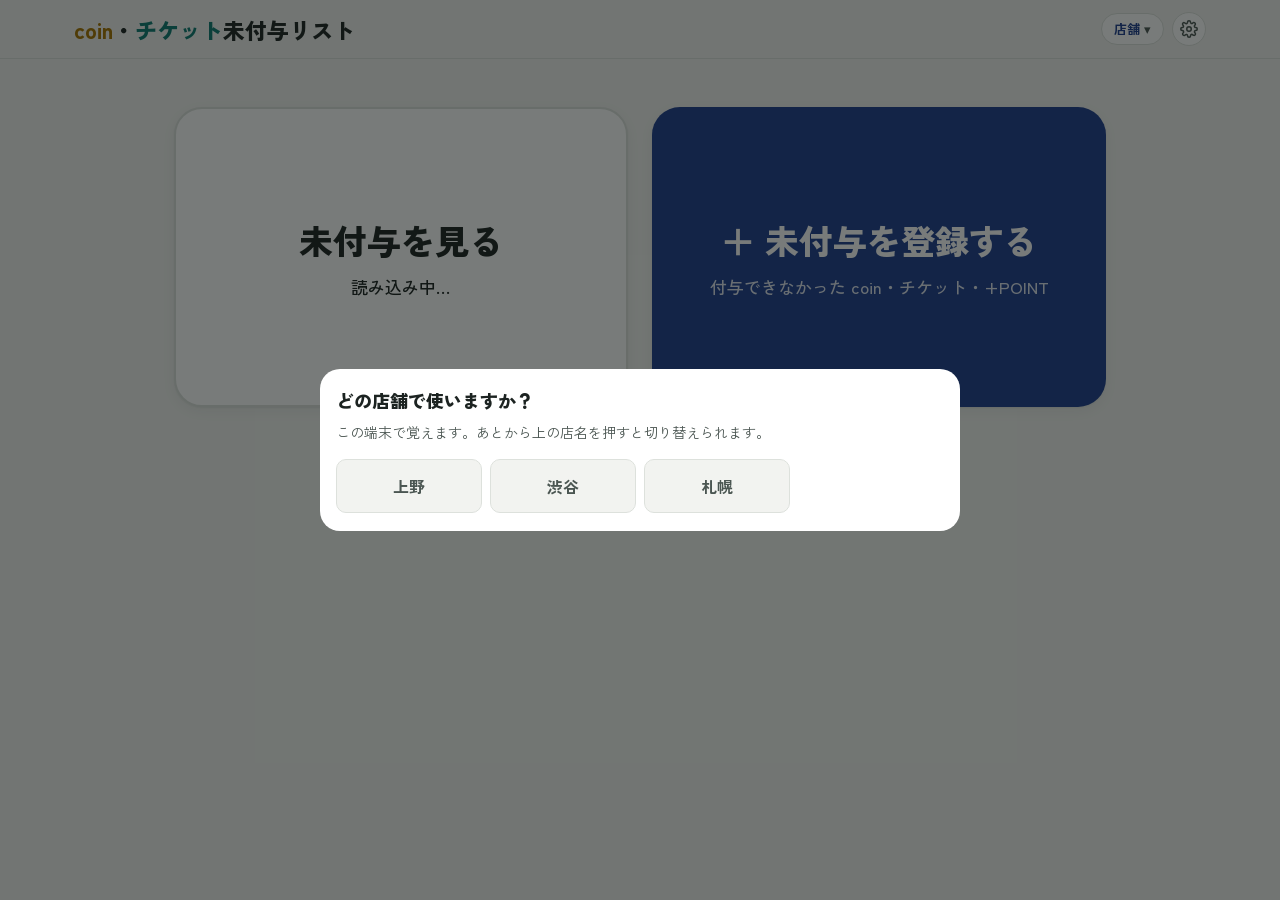
<file: index.html>
<!DOCTYPE html>
<html lang="ja">
<head>
<meta charset="utf-8">
<meta name="viewport" content="width=device-width, initial-scale=1, viewport-fit=cover">
<title>未付与リスト</title>
<link rel="manifest" href="manifest.webmanifest">
<link rel="icon" href="icon.svg" type="image/svg+xml">
<link rel="apple-touch-icon" id="appleIcon" href="icon.svg">
<meta name="theme-color" content="#f2f3f0">
<meta name="apple-mobile-web-app-capable" content="yes">
<meta name="mobile-web-app-capable" content="yes">
<meta name="apple-mobile-web-app-title" content="未付与リスト">
<meta name="apple-mobile-web-app-status-bar-style" content="default">
<link rel="preconnect" href="https://fonts.googleapis.com">
<link rel="stylesheet" href="https://fonts.googleapis.com/css2?family=Zen+Kaku+Gothic+New:wght@400;500;700;900&family=JetBrains+Mono:wght@500;700&display=swap">
<link rel="stylesheet" href="style.css?v=20261121b">
</head>
<body data-view="home">

<header class="top">
  <div class="wrap">
    <div class="titlerow">
      <button class="chip-btn back-btn" id="backBtn" type="button">‹ ホーム</button>
      <h1><span class="c">coin</span>・<span class="t">チケット</span>未付与リスト</h1>
      <button class="chip-btn store-btn" id="storeBtn" type="button"><b id="storeName">店舗</b> ▾</button>
      <button class="icon-btn" id="staffBtn" type="button" aria-label="設定（スタッフ・チケット）" title="設定（スタッフ・チケット）">
        <svg width="18" height="18" viewBox="0 0 24 24" fill="none" stroke="currentColor" stroke-width="2" stroke-linecap="round" stroke-linejoin="round" aria-hidden="true"><circle cx="12" cy="12" r="3"/><path d="M19.4 15a1.7 1.7 0 0 0 .3 1.8l.1.1a2 2 0 1 1-2.8 2.8l-.1-.1a1.7 1.7 0 0 0-1.8-.3 1.7 1.7 0 0 0-1 1.5V21a2 2 0 1 1-4 0v-.1a1.7 1.7 0 0 0-1.1-1.5 1.7 1.7 0 0 0-1.8.3l-.1.1a2 2 0 1 1-2.8-2.8l.1-.1a1.7 1.7 0 0 0 .3-1.8 1.7 1.7 0 0 0-1.5-1H3a2 2 0 1 1 0-4h.1a1.7 1.7 0 0 0 1.5-1.1 1.7 1.7 0 0 0-.3-1.8l-.1-.1a2 2 0 1 1 2.8-2.8l.1.1a1.7 1.7 0 0 0 1.8.3H9a1.7 1.7 0 0 0 1-1.5V3a2 2 0 1 1 4 0v.1a1.7 1.7 0 0 0 1 1.5 1.7 1.7 0 0 0 1.8-.3l.1-.1a2 2 0 1 1 2.8 2.8l-.1.1a1.7 1.7 0 0 0-.3 1.8V9a1.7 1.7 0 0 0 1.5 1H21a2 2 0 1 1 0 4h-.1a1.7 1.7 0 0 0-1.5 1z"/></svg>
      </button>
    </div>
    <div class="demo" id="demoNote" hidden>お試しモードです。「例）」の付いた記録はサンプルで、データはこの端末の中だけに保存されます。</div>
    <div class="tabs" role="tablist">
      <button class="tab" role="tab" data-tab="pending" aria-selected="true" type="button">未付与 <span class="n" id="nPending">0</span></button>
      <button class="tab" role="tab" data-tab="done" aria-selected="false" type="button">付与済み <span class="n" id="nDone">0</span></button>
      <button class="tab" role="tab" data-tab="canceled" aria-selected="false" type="button">取消 <span class="n" id="nCanceled">0</span></button>
    </div>
    <div class="searchrow"><input class="search" id="search" type="search" placeholder="名前・Game ID で探す" autocomplete="off"></div>
    <div class="filters" id="filterKind" role="group" aria-label="種類で絞り込む"></div>
    <div class="filters sub" id="filterItem" role="group" aria-label="チケットの種類で絞り込む" hidden></div>
  </div>
</header>

<section class="home" id="home">
  <div class="wrap">
    <button class="bigbtn view" id="goList" type="button">
      <span class="bt">未付与を見る</span>
      <span class="bs" id="homeCount">読み込み中…</span>
    </button>
    <button class="bigbtn add" id="goAdd" type="button">
      <span class="bt">＋ 未付与を登録する</span>
      <span class="bs">付与できなかった coin・チケット・+POINT</span>
    </button>
  </div>
</section>

<main>
  <div class="wrap" id="list">
    <div class="skeleton"></div><div class="skeleton"></div><div class="skeleton"></div>
  </div>
</main>


<div class="overlay" id="overlay" hidden>
  <div class="sheet" id="sheet" role="dialog" aria-modal="true" aria-labelledby="sheetTitle"></div>
</div>
<div class="toast" id="toast" hidden><span id="toastMsg"></span><button id="toastUndo" type="button" hidden>取り消す</button></div>
<div class="busy" id="busy" hidden></div>

<script>
// 記録の読み書き先（Google 側の窓口の URL）
window.API_URL = "https://script.google.com/macros/s/AKfycbxmLf0ep465r9AcBI7JuVUCSiwfFHDWIdNcWLGYKo9jBB0qB1jBRTD7XhkAb71JK5PIow/exec";
// iPhone のホーム画面用アイコン（icon.svg から PNG を作る）
(function () { try { var img = new Image(); img.onload = function () { var c = document.createElement("canvas"); c.width = c.height = 180; c.getContext("2d").drawImage(img, 0, 0, 180, 180); document.getElementById("appleIcon").href = c.toDataURL("image/png"); }; img.src = "icon.svg"; } catch (e) {} })();
if ("serviceWorker" in navigator) { window.addEventListener("load", function () { navigator.serviceWorker.register("sw.js").catch(function () {}); }); }
</script>
<script src="app.js?v=20261121b"></script>
</body>
</html>
</file>
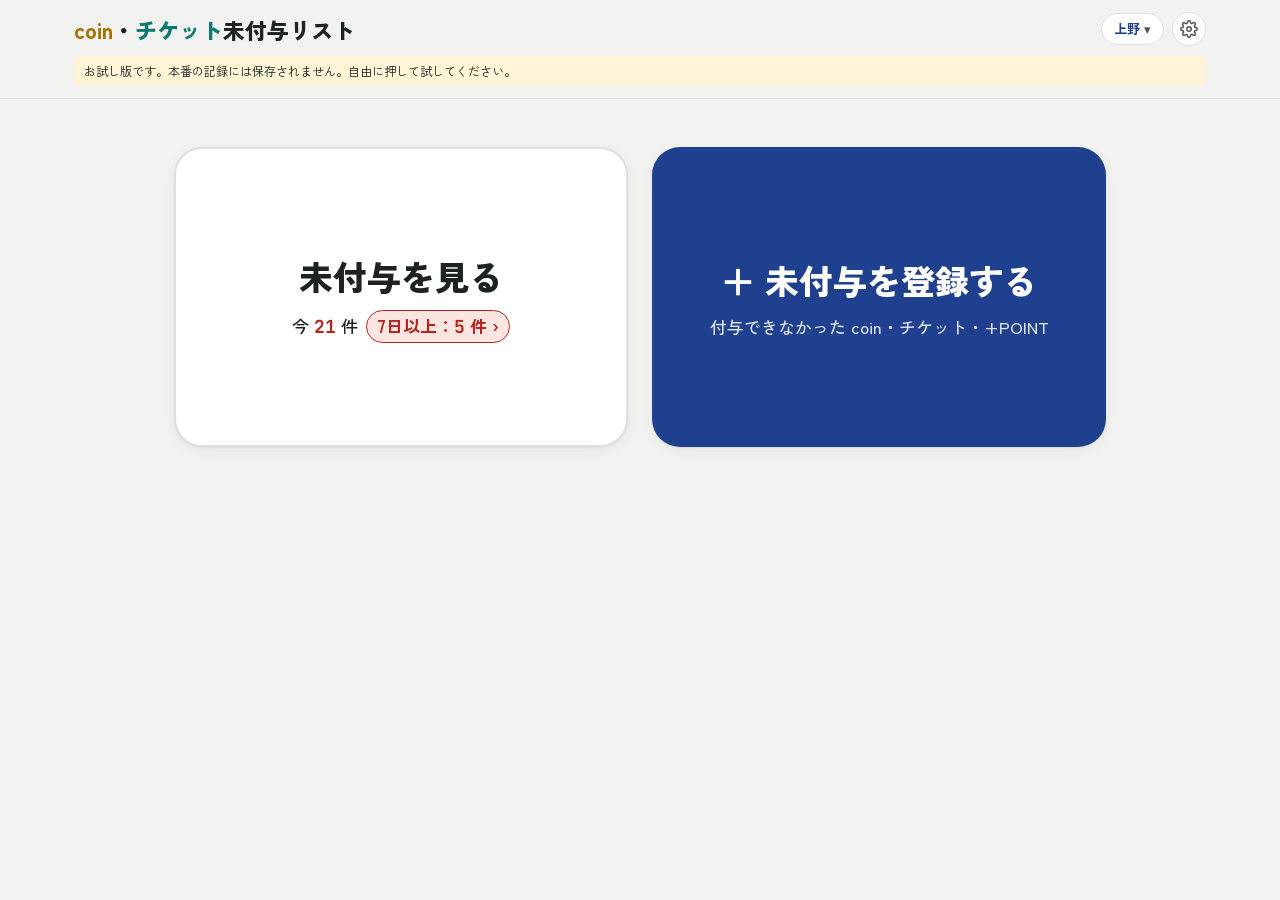
<file: try.html>
<!DOCTYPE html>
<html lang="ja">
<head>
<meta charset="utf-8">
<meta name="viewport" content="width=device-width, initial-scale=1, viewport-fit=cover">
<title>未付与リスト（お試し）</title>
<link rel="icon" href="icon.svg" type="image/svg+xml">
<link rel="apple-touch-icon" id="appleIcon" href="icon.svg">
<meta name="theme-color" content="#f2f3f0">
<meta name="apple-mobile-web-app-capable" content="yes">
<meta name="mobile-web-app-capable" content="yes">
<meta name="apple-mobile-web-app-title" content="未付与リスト">
<meta name="apple-mobile-web-app-status-bar-style" content="default">
<link rel="preconnect" href="https://fonts.googleapis.com">
<link rel="stylesheet" href="https://fonts.googleapis.com/css2?family=Zen+Kaku+Gothic+New:wght@400;500;700;900&family=JetBrains+Mono:wght@500;700&display=swap">
<link rel="stylesheet" href="style.css?v=20261121b">
</head>
<body data-view="home">

<header class="top">
  <div class="wrap">
    <div class="titlerow">
      <button class="chip-btn back-btn" id="backBtn" type="button">‹ ホーム</button>
      <h1><span class="c">coin</span>・<span class="t">チケット</span>未付与リスト</h1>
      <button class="chip-btn store-btn" id="storeBtn" type="button"><b id="storeName">店舗</b> ▾</button>
      <button class="icon-btn" id="staffBtn" type="button" aria-label="設定（スタッフ・チケット）" title="設定（スタッフ・チケット）">
        <svg width="18" height="18" viewBox="0 0 24 24" fill="none" stroke="currentColor" stroke-width="2" stroke-linecap="round" stroke-linejoin="round" aria-hidden="true"><circle cx="12" cy="12" r="3"/><path d="M19.4 15a1.7 1.7 0 0 0 .3 1.8l.1.1a2 2 0 1 1-2.8 2.8l-.1-.1a1.7 1.7 0 0 0-1.8-.3 1.7 1.7 0 0 0-1 1.5V21a2 2 0 1 1-4 0v-.1a1.7 1.7 0 0 0-1.1-1.5 1.7 1.7 0 0 0-1.8.3l-.1.1a2 2 0 1 1-2.8-2.8l.1-.1a1.7 1.7 0 0 0 .3-1.8 1.7 1.7 0 0 0-1.5-1H3a2 2 0 1 1 0-4h.1a1.7 1.7 0 0 0 1.5-1.1 1.7 1.7 0 0 0-.3-1.8l-.1-.1a2 2 0 1 1 2.8-2.8l.1.1a1.7 1.7 0 0 0 1.8.3H9a1.7 1.7 0 0 0 1-1.5V3a2 2 0 1 1 4 0v.1a1.7 1.7 0 0 0 1 1.5 1.7 1.7 0 0 0 1.8-.3l.1-.1a2 2 0 1 1 2.8 2.8l-.1.1a1.7 1.7 0 0 0-.3 1.8V9a1.7 1.7 0 0 0 1.5 1H21a2 2 0 1 1 0 4h-.1a1.7 1.7 0 0 0-1.5 1z"/></svg>
      </button>
    </div>
    <div class="demo" id="demoNote" hidden>お試し版です。本番の記録には保存されません。自由に押して試してください。</div>
    <div class="tabs" role="tablist">
      <button class="tab" role="tab" data-tab="pending" aria-selected="true" type="button">未付与 <span class="n" id="nPending">0</span></button>
      <button class="tab" role="tab" data-tab="done" aria-selected="false" type="button">付与済み <span class="n" id="nDone">0</span></button>
      <button class="tab" role="tab" data-tab="canceled" aria-selected="false" type="button">取消 <span class="n" id="nCanceled">0</span></button>
    </div>
    <div class="searchrow"><input class="search" id="search" type="search" placeholder="名前・Game ID で探す" autocomplete="off"></div>
    <div class="filters" id="filterKind" role="group" aria-label="種類で絞り込む"></div>
    <div class="filters sub" id="filterItem" role="group" aria-label="チケットの種類で絞り込む" hidden></div>
  </div>
</header>

<section class="home" id="home">
  <div class="wrap">
    <button class="bigbtn view" id="goList" type="button">
      <span class="bt">未付与を見る</span>
      <span class="bs" id="homeCount">読み込み中…</span>
    </button>
    <button class="bigbtn add" id="goAdd" type="button">
      <span class="bt">＋ 未付与を登録する</span>
      <span class="bs">付与できなかった coin・チケット・+POINT</span>
    </button>
  </div>
</section>

<main>
  <div class="wrap" id="list">
    <div class="skeleton"></div><div class="skeleton"></div><div class="skeleton"></div>
  </div>
</main>


<div class="overlay" id="overlay" hidden>
  <div class="sheet" id="sheet" role="dialog" aria-modal="true" aria-labelledby="sheetTitle"></div>
</div>
<div class="toast" id="toast" hidden><span id="toastMsg"></span><button id="toastUndo" type="button" hidden>取り消す</button></div>
<div class="busy" id="busy" hidden></div>

<script>
// 記録の読み書き先（Google 側の窓口の URL）
window.API_URL = ""; // お試し版：Google には保存しない
// iPhone のホーム画面用アイコン（icon.svg から PNG を作る）
(function () { try { var img = new Image(); img.onload = function () { var c = document.createElement("canvas"); c.width = c.height = 180; c.getContext("2d").drawImage(img, 0, 0, 180, 180); document.getElementById("appleIcon").href = c.toDataURL("image/png"); }; img.src = "icon.svg"; } catch (e) {} })();
</script>
<script src="mock.js?v=20261121b"></script>
<script src="app.js?v=20261121b"></script>
</body>
</html>
</file>
<file: style.css>
/* Layout: one narrow column of cards (phone first); sticky header with tabs + search; floating add button; bottom sheets for forms */
:root {
  --bg: #f2f3f0;
  --surface: #ffffff;
  --fg: #1c2321;
  --muted: #4b5652;
  --line: #dde1dc;
  --coin: #a87400;   --coin-bg: #fff1c9;
  --ticket: #0d7a72; --ticket-bg: #d6f1ec;
  --pt: #6a3fb5;     --pt-bg: #ece3fb;
  --accent: #1f3f8f; --accent-fg: #ffffff;
  --done: #2c7a37;   --done-bg: #e1f1df;
  --warn: #b27200;   --warn-bg: #fff4d6;
  --danger: #b3261e; --danger-bg: #fde5e2;
  --shadow: 0 1px 2px rgba(20,30,28,.06), 0 4px 14px rgba(20,30,28,.05);
  --font-body: "Zen Kaku Gothic New", "Hiragino Sans", "Hiragino Kaku Gothic ProN", "Yu Gothic", "Meiryo", sans-serif;
  --font-mono: "JetBrains Mono", ui-monospace, "SF Mono", Menlo, Consolas, monospace;
  color-scheme: light;
}
/* 画面はスマホがダークモードでも、いつも白ベースで表示する */
* { box-sizing: border-box; }
html, body { margin: 0; }
body { background: var(--bg); color: var(--fg); font-family: var(--font-body); font-size: 15px; line-height: 1.5; -webkit-text-size-adjust: 100%; }
button, input, select, textarea { font: inherit; color: inherit; }
button { cursor: pointer; }
[hidden] { display: none !important; }
:focus-visible { outline: 2px solid var(--accent); outline-offset: 2px; }

.wrap { max-width: 680px; margin: 0 auto; padding-left: max(16px, env(safe-area-inset-left, 0px)); padding-right: max(16px, env(safe-area-inset-right, 0px)); }

header.top { position: sticky; top: 0; z-index: 5; background: var(--bg); border-bottom: 1px solid var(--line); padding-top: env(safe-area-inset-top, 0px); }
header.top .wrap { padding-block: 12px 0; display: grid; gap: 10px; }
.titlerow { display: flex; align-items: center; gap: 8px; flex-wrap: wrap; }
@media (max-width: 480px) { .titlerow h1 { flex-basis: 100%; } }
h1 { margin: 0; font-size: 18px; font-weight: 900; flex: 1; min-width: 0; text-wrap: balance; }
h1 .c { color: var(--coin); } h1 .t { color: var(--ticket); }
.chip-btn { border: 1px solid var(--line); background: var(--surface); border-radius: 999px; padding: 5px 12px; font-size: 13px; color: var(--muted); white-space: nowrap; }
.chip-btn b { color: var(--fg); }
.icon-btn { border: 1px solid var(--line); background: var(--surface); border-radius: 999px; width: 34px; height: 34px; display: grid; place-items: center; color: var(--muted); }

.demo { font-size: 12px; background: var(--warn-bg); color: var(--fg); border-radius: 8px; padding: 6px 10px; }

.tabs { display: flex; }
.tab { flex: 1; border: 0; background: none; padding: 8px 2px 10px; font-weight: 700; color: var(--muted); border-bottom: 3px solid transparent; display: flex; align-items: center; justify-content: center; gap: 6px; }
.tab[aria-selected="true"] { color: var(--fg); border-bottom-color: var(--fg); }
.tab .n { font-family: var(--font-mono); font-size: 12px; min-width: 22px; padding: 1px 6px; border-radius: 999px; background: var(--line); font-variant-numeric: tabular-nums; }
.tab[data-tab="pending"] .n:not(.zero) { background: var(--danger); color: #fff; }

.searchrow { padding-bottom: 8px; }
.filters { display: flex; gap: 6px; overflow-x: auto; padding-bottom: 8px; scrollbar-width: none; }
.filters::-webkit-scrollbar { display: none; }
.filters:last-child, .filters.sub { padding-bottom: 10px; }
.fchip { flex: none; border: 1px solid var(--line); background: var(--surface); border-radius: 999px; padding: 5px 12px; font-size: 13px; font-weight: 700; color: var(--muted); display: inline-flex; gap: 6px; align-items: center; }
.fchip .c { font-family: var(--font-mono); font-size: 11px; font-variant-numeric: tabular-nums; opacity: .8; }
.fchip[aria-pressed="true"] { background: var(--fg); border-color: var(--fg); color: var(--bg); }
.fchip.k-coin[aria-pressed="true"] { background: var(--coin-bg); border-color: var(--coin); color: var(--coin); }
.fchip.k-ticket[aria-pressed="true"] { background: var(--ticket-bg); border-color: var(--ticket); color: var(--ticket); }
.fchip.k-pt[aria-pressed="true"] { background: var(--pt-bg); border-color: var(--pt); color: var(--pt); }
.filters.sub .fchip { font-size: 12px; padding: 4px 10px; }
.search { width: 100%; border: 1px solid var(--line); background: var(--surface); border-radius: 10px; padding: 9px 12px; font-size: 15px; }

main .wrap { padding-block: 14px 120px; display: grid; gap: 10px; }
.status-note { font-size: 13px; color: var(--muted); padding: 8px 12px; border-radius: 10px; background: var(--surface); border: 1px dashed var(--line); }
.status-note.err { color: var(--danger); border-color: var(--danger); }
.legend { display: flex; flex-wrap: wrap; gap: 6px 14px; font-size: 12px; color: var(--muted); }
.legend i { display: inline-block; width: 10px; height: 10px; border-radius: 3px; margin-right: 4px; vertical-align: -1px; }

.card { position: relative; background: var(--surface); border-radius: 14px; box-shadow: var(--shadow); padding: 14px 14px 14px 18px; display: grid; gap: 9px; border: 1px solid var(--line); overflow: hidden; }
.card::before { content: ""; position: absolute; left: 0; top: 0; bottom: 0; width: 5px; background: var(--line); }
.card.age-warn::before { background: var(--warn); }
.card.age-late::before { background: var(--danger); }
.card.age-warn { background: var(--warn-bg); border-color: var(--warn); }
.card.age-late { background: var(--danger-bg); border-color: var(--danger); }
.card.age-warn .note, .card.age-late .note { background: var(--surface); }
.card.st-done::before { background: var(--done); }
.card.st-canceled { opacity: .8; }
.row1 { display: flex; align-items: flex-start; justify-content: space-between; gap: 10px; }
.who { min-width: 0; }
.name { font-size: 18px; font-weight: 700; overflow-wrap: anywhere; }
.gid { display: inline-flex; align-items: center; gap: 6px; border: 0; background: none; padding: 2px 0; font-family: var(--font-mono); font-size: 15px; letter-spacing: .04em; font-variant-numeric: tabular-nums; }
.gid .lbl { font-family: var(--font-body); font-size: 11px; color: var(--muted); }
.gid .cp { font-family: var(--font-body); font-size: 11px; color: var(--accent); border: 1px solid var(--line); border-radius: 6px; padding: 0 6px; }
.gid.none { font-family: var(--font-body); font-size: 13px; color: var(--muted); }
.pill { flex: none; font-weight: 900; font-size: 15px; padding: 6px 10px; border-radius: 10px; white-space: nowrap; font-variant-numeric: tabular-nums; text-align: right; }
.pill small { font-size: 11px; font-weight: 700; margin-left: 2px; }
.pill .sub { display: block; font-size: 11px; font-weight: 700; }
.pill.coin { background: var(--coin-bg); color: var(--coin); }
.pill.ticket { background: var(--ticket-bg); color: var(--ticket); }
.pill.pt { background: var(--pt-bg); color: var(--pt); }
.tags { display: flex; flex-wrap: wrap; gap: 6px; }
.tag { font-size: 12px; padding: 2px 8px; border-radius: 999px; background: var(--bg); border: 1px solid var(--line); }
.tag.age { font-weight: 700; font-variant-numeric: tabular-nums; }
.tag.age.warn { background: var(--warn-bg); border-color: var(--warn); color: var(--warn); }
.tag.age.late { background: var(--danger-bg); border-color: var(--danger); color: var(--danger); }
.tag.reason { background: var(--coin-bg); border-color: transparent; }
.meta { display: flex; flex-wrap: wrap; gap: 2px 14px; font-size: 12px; color: var(--muted); font-variant-numeric: tabular-nums; }
.meta b { color: var(--fg); font-weight: 500; }
.note { font-size: 13px; background: var(--bg); padding: 6px 10px; border-radius: 8px; overflow-wrap: anywhere; }
.result { font-size: 13px; font-weight: 700; padding: 6px 10px; border-radius: 8px; font-variant-numeric: tabular-nums; overflow-wrap: anywhere; }
.result.done { color: var(--done); background: var(--done-bg); }
.result.canceled { color: var(--danger); background: var(--danger-bg); }

.histbtn { border: 0; background: none; padding: 2px 0; font-size: 12px; font-weight: 700; color: var(--accent); }
.hist { margin: 4px 0 0; padding: 8px 10px 8px 26px; background: var(--surface); border: 1px solid var(--line); border-radius: 8px; font-size: 12px; display: grid; gap: 6px; }
.hist .when { color: var(--muted); font-variant-numeric: tabular-nums; }
.hist .act { font-weight: 700; }
.hist ul { margin: 2px 0 0; padding-left: 16px; color: var(--muted); overflow-wrap: anywhere; }
.actions { display: flex; gap: 8px; flex-wrap: wrap; }
.btn { border: 1px solid var(--line); background: var(--surface); border-radius: 10px; padding: 10px 14px; font-weight: 700; }
.btn.primary { background: var(--accent); color: var(--accent-fg); border-color: var(--accent); }
.btn.grant { flex: 1 1 140px; background: var(--done); color: #fff; border-color: var(--done); font-size: 16px; padding: 12px; }
.btn.ghost { background: none; color: var(--muted); }
.btn.danger { background: var(--danger); border-color: var(--danger); color: #fff; }
.btn:disabled { opacity: .5; cursor: default; }

.empty { text-align: center; padding: 40px 16px; color: var(--muted); display: grid; gap: 8px; justify-items: center; }
.empty .big { font-size: 17px; font-weight: 700; color: var(--fg); }

.fab { position: fixed; z-index: 6; right: max(16px, calc(env(safe-area-inset-right, 0px) + 16px)); bottom: calc(env(safe-area-inset-bottom, 0px) + 18px); background: var(--accent); color: var(--accent-fg); border: 0; border-radius: 999px; padding: 15px 22px; font-weight: 900; font-size: 16px; box-shadow: 0 6px 20px rgba(20,40,90,.3); }

.overlay { position: fixed; inset: 0; z-index: 20; background: rgba(10,15,14,.45); display: flex; align-items: flex-end; justify-content: center; }
.sheet { width: 100%; max-width: 680px; max-height: 92%; overflow-y: auto; background: var(--surface); border-radius: 18px 18px 0 0; padding-block: 18px calc(env(safe-area-inset-bottom, 0px) + 18px); padding-left: max(16px, env(safe-area-inset-left, 0px)); padding-right: max(16px, env(safe-area-inset-right, 0px)); display: grid; gap: 16px; }
.sheet h2 { margin: 0; font-size: 18px; font-weight: 900; }
.sheet p.lead { margin: -8px 0 0; font-size: 13px; color: var(--muted); }
.field { display: grid; gap: 6px; min-width: 0; }
.field > .lab { font-size: 12px; font-weight: 700; color: var(--muted); letter-spacing: .04em; }
.field > .lab .req { color: var(--danger); margin-left: 4px; }
.inp { width: 100%; min-width: 0; border: 1px solid var(--line); background: var(--bg); border-radius: 10px; padding: 11px 12px; font-size: 16px; }
.inp.mono { font-family: var(--font-mono); letter-spacing: .04em; }
.targets { display: grid; gap: 10px; }
.trow { display: grid; grid-template-columns: 1fr 1fr 36px; gap: 6px; align-items: start; }
.trow .hint { grid-column: 1 / -1; font-size: 12px; color: var(--warn); margin-top: -2px; }
.trow .unk { grid-column: 1 / -1; display: inline-flex; align-items: center; gap: 6px; font-size: 13px; color: var(--muted); margin-top: -2px; }
.trow .unk input { width: 18px; height: 18px; }
.inp:disabled { opacity: .6; }
.tag.missing { background: var(--danger); border-color: var(--danger); color: #fff; font-weight: 700; }
.trow .hint button { border: 0; background: none; color: var(--accent); font-weight: 700; padding: 0 4px; text-decoration: underline; }
.trow .x { border: 0; background: none; color: var(--muted); font-size: 22px; height: 44px; }
.addrow { justify-self: start; border: 1px dashed var(--line); background: none; border-radius: 10px; padding: 8px 12px; color: var(--accent); font-weight: 700; }
.choices { display: flex; flex-wrap: wrap; gap: 6px; }
.choice { border: 1px solid var(--line); background: var(--bg); border-radius: 10px; padding: 9px 12px; font-weight: 700; color: var(--muted); }
.choice[aria-pressed="true"] { background: var(--accent); border-color: var(--accent); color: var(--accent-fg); }
.choice.k-coin[aria-pressed="true"] { background: var(--coin-bg); border-color: var(--coin); color: var(--coin); }
.choice.k-ticket[aria-pressed="true"] { background: var(--ticket-bg); border-color: var(--ticket); color: var(--ticket); }
.choice.k-pt[aria-pressed="true"] { background: var(--pt-bg); border-color: var(--pt); color: var(--pt); }
.choices.kinds { display: grid; grid-template-columns: repeat(3, 1fr); }
.amountrow { display: grid; grid-template-columns: 1fr auto; gap: 8px; align-items: center; }
.unit { font-weight: 700; color: var(--muted); }
.stepper { display: grid; grid-template-columns: 48px 1fr 48px auto; gap: 6px; align-items: center; max-width: 260px; }
.stepper button { height: 44px; border: 1px solid var(--line); background: var(--bg); border-radius: 10px; font-size: 20px; font-weight: 700; }
.stepper .inp { text-align: center; }
.quick { display: flex; flex-wrap: wrap; gap: 6px; }
.quick button { border: 1px solid var(--line); background: var(--bg); border-radius: 999px; padding: 4px 10px; font-size: 13px; font-variant-numeric: tabular-nums; }
.foot { display: flex; gap: 8px; justify-content: flex-end; flex-wrap: wrap; align-items: center; }
.foot .spacer { flex: 1; }
.err { color: var(--danger); font-size: 13px; font-weight: 700; }
.staff-list { display: grid; gap: 8px; }
.staff-row { display: grid; grid-template-columns: 1fr auto 36px; gap: 8px; align-items: center; }
.toggle { display: inline-flex; align-items: center; gap: 6px; font-size: 13px; font-weight: 700; white-space: nowrap; }
.toggle input { width: 20px; height: 20px; }
.people { display: grid; grid-template-columns: repeat(auto-fill, minmax(120px, 1fr)); gap: 8px; }
.people .choice { padding: 14px 10px; font-size: 16px; }

.toast { position: fixed; z-index: 30; left: 50%; transform: translateX(-50%); bottom: calc(env(safe-area-inset-bottom, 0px) + 84px); background: var(--fg); color: var(--bg); border-radius: 12px; padding: 10px 14px; display: flex; gap: 14px; align-items: center; font-size: 14px; width: max-content; max-width: calc(100% - 32px); box-shadow: 0 6px 20px rgba(0,0,0,.25); }
.toast button { border: 0; background: none; color: inherit; font-weight: 900; text-decoration: underline; padding: 0; }
.busy { position: fixed; z-index: 40; inset: 0; background: transparent; cursor: progress; }

/* 文字を読みやすく（小さい灰色の文字を一段大きく・濃く） */
.meta, .legend, .tag, .hist, .field > .lab, .trow .hint, .gid .lbl, .gid .cp, .fchip .c, .pill small, .pill .sub { font-size: 13px; }
.sheet p.lead { font-size: 14px; }
.tab .n { font-size: 13px; }

/* 登録・設定画面：後ろが透けない白で、0.2秒で開く（開いている間は右下のボタンを隠す） */
.overlay { background: rgba(10,15,14,.55); }
@media (prefers-reduced-motion: no-preference) {
  .sheet { animation: up .2s ease-out; }
  @keyframes up { from { transform: translateY(32px); } to { transform: none; } }
}
.confirm-bar { position: sticky; top: -18px; z-index: 2; margin: -18px -16px 0; padding: 12px 16px; background: var(--danger-bg); border-bottom: 1px solid var(--danger); display: flex; flex-wrap: wrap; gap: 8px; align-items: center; font-weight: 700; }
.confirm-bar span { flex: 1 1 160px; }
.store-btn b { color: var(--accent); }
.skeleton { height: 92px; border-radius: 14px; background: linear-gradient(90deg, var(--surface), var(--line), var(--surface)); background-size: 200% 100%; border: 1px solid var(--line); }
@media (prefers-reduced-motion: no-preference) { .skeleton { animation: sk 1.2s linear infinite; } @keyframes sk { from { background-position: 200% 0; } to { background-position: -200% 0; } } }
.pin-inp { font-family: var(--font-mono); font-size: 24px; letter-spacing: .4em; text-align: center; }
.pin-inp::placeholder { font-family: var(--font-body); font-size: 15px; letter-spacing: 0; }
/* 「登録する」「保存」などのボタンは、画面の下にいつも見えるように */
.sheet > .foot { position: sticky; bottom: calc(-18px - env(safe-area-inset-bottom, 0px)); z-index: 2; background: var(--surface); margin: 0 -16px calc(-18px - env(safe-area-inset-bottom, 0px)); padding: 12px 16px calc(12px + env(safe-area-inset-bottom, 0px)); border-top: 1px solid var(--line); }

/* はじめの画面（2つのボタンだけ）と一覧画面の切り替え */
.fab { display: none !important; }
.back-btn { font-weight: 700; color: var(--fg); }
body[data-view="home"] .back-btn,
body[data-view="home"] .tabs,
body[data-view="home"] .searchrow,
body[data-view="home"] .filters,
body[data-view="home"] main { display: none !important; }
body[data-view="home"] header.top .wrap { padding-bottom: 12px; }
body[data-view="list"] .home { display: none; }
@media (max-width: 480px) { body[data-view="list"] .titlerow h1 { flex-basis: auto; order: 1; font-size: 16px; } body[data-view="list"] .titlerow .back-btn { order: 0; } body[data-view="list"] .titlerow > :not(h1):not(.back-btn) { order: 2; } }
.home .wrap { display: grid; gap: 16px; padding-block: 28px calc(env(safe-area-inset-bottom, 0px) + 28px); }
.bigbtn { border: 0; border-radius: 20px; padding: 30px 20px; min-height: 150px; display: grid; gap: 8px; place-content: center; text-align: center; box-shadow: var(--shadow); }
.bigbtn .bt { font-size: 24px; font-weight: 900; }
.bigbtn .bs { font-size: 14px; font-weight: 500; }
.bigbtn.view { background: var(--surface); color: var(--fg); border: 2px solid var(--line); }
.bigbtn.view .bs b { color: var(--danger); font-family: var(--font-mono); font-size: 18px; }
.bigbtn.add { background: var(--accent); color: var(--accent-fg); }
.bigbtn.add .bs { opacity: .85; }
.bigbtn:active { transform: scale(.98); }

/* 未付与を登録：1つずつ順番に入力する画面 */
.wz-head { display: grid; gap: 6px; }
.wz-step { font-size: 12px; font-weight: 700; color: var(--muted); font-variant-numeric: tabular-nums; }
.wz-bar { height: 6px; border-radius: 999px; background: var(--line); overflow: hidden; }
.wz-bar i { display: block; height: 100%; background: var(--accent); border-radius: 999px; transition: width .2s; }
.wz-body { display: grid; gap: 10px; min-height: 120px; align-content: start; }
.wz-body .inp { font-size: 18px; padding: 14px; }
.wz-sub { font-size: 12px; font-weight: 700; color: var(--muted); margin-top: 6px; }
.wz-note { margin: 0; }
.wz-col { display: grid; gap: 8px; }
.wz-col .choice, .wz-col .btn { padding: 14px; font-size: 16px; text-align: left; }
.wz-col .btn { text-align: center; }
.kinds .choice { padding: 16px 8px; font-size: 16px; }
.wz-sum { display: grid; border: 1px solid var(--line); border-radius: 12px; overflow: hidden; }
.wz-row { display: grid; grid-template-columns: 7.5em 1fr auto; gap: 8px; align-items: center; padding: 10px 12px; border-top: 1px solid var(--line); }
.wz-row:first-child { border-top: 0; }
.wz-row .k { font-size: 12px; color: var(--muted); font-weight: 700; }
.wz-row b { overflow-wrap: anywhere; }
.wz-edit { border: 1px solid var(--line); background: var(--surface); border-radius: 8px; padding: 4px 10px; font-size: 13px; color: var(--accent); font-weight: 700; }
.wz-done { margin: 0; font-size: 16px; font-weight: 700; }

/* coin の合計（未付与で coin を選んだとき） */
.sumbar { display: flex; align-items: baseline; flex-wrap: wrap; gap: 4px 12px; background: var(--coin-bg); border: 1px solid var(--coin); border-radius: 12px; padding: 12px 14px; }
.sumbar .k { font-size: 13px; font-weight: 700; color: var(--coin); flex-basis: 100%; }
.sumbar b { font-size: 26px; font-weight: 900; color: var(--coin); font-variant-numeric: tabular-nums; }
.sumbar b small { font-size: 14px; font-weight: 700; }
.sumbar .n { font-size: 13px; color: var(--muted); font-variant-numeric: tabular-nums; }
.sumbar.k-pt { background: var(--pt-bg); border-color: var(--pt); }
.sumbar.k-pt .k, .sumbar.k-pt b { color: var(--pt); }
.sumbar.k-ticket { background: var(--ticket-bg); border-color: var(--ticket); }
.sumbar.k-ticket .k, .sumbar.k-ticket b { color: var(--ticket); }

/* ===== 一覧：Game ID と未付与の中身だけのタイル（1画面にたくさん並べる） ===== */
#list { grid-template-columns: repeat(auto-fill, minmax(150px, 1fr)); gap: 8px; align-items: stretch; }
#list > :not(.tile) { grid-column: 1 / -1; }
.tile { display: grid; gap: 2px; align-content: start; text-align: left; border: 1px solid var(--line); background: var(--surface); border-radius: 12px; padding: 10px 12px; box-shadow: var(--shadow); position: relative; overflow: hidden; min-width: 0; }
.tile::before { content: ""; position: absolute; left: 0; top: 0; bottom: 0; width: 4px; background: var(--line); }
.tile.k-coin::before { background: var(--coin); }
.tile.k-ticket::before { background: var(--ticket); }
.tile.k-pt::before { background: var(--pt); }
.tile.age-warn { background: var(--warn-bg); border-color: var(--warn); }
.tile.age-late { background: var(--danger-bg); border-color: var(--danger); }
.tile.st-done { background: var(--done-bg); border-color: var(--done); }
.tile.st-canceled { opacity: .7; }
.tid { font-family: var(--font-mono); font-size: 17px; font-weight: 700; letter-spacing: .03em; font-variant-numeric: tabular-nums; white-space: nowrap; overflow: hidden; text-overflow: ellipsis; }
.tid.none { font-family: var(--font-body); font-size: 14px; color: var(--danger); }
.twhat { font-weight: 900; font-size: 16px; white-space: nowrap; overflow: hidden; text-overflow: ellipsis; font-variant-numeric: tabular-nums; }
.twhat .tu { font-size: 12px; font-weight: 700; }
.tile.k-coin .twhat { color: var(--coin); }
.tile.k-ticket .twhat { color: var(--ticket); }
.tile.k-pt .twhat { color: var(--pt); }
.tage { font-size: 11px; font-weight: 700; color: var(--muted); font-variant-numeric: tabular-nums; }
.tile.age-warn .tage { color: var(--warn); }
.tile.age-late .tage { color: var(--danger); }
.tile:active { transform: scale(.98); }
.sheet .card { box-shadow: none; }

/* ===== タブレット向け（横幅が広い画面） ===== */
@media (min-width: 700px) {
  .wrap { max-width: 1180px; padding-left: max(24px, env(safe-area-inset-left, 0px)); padding-right: max(24px, env(safe-area-inset-right, 0px)); }
  body { font-size: 16px; }
  h1 { font-size: 22px; }
  .titlerow h1 { flex-basis: auto !important; }
  #list { grid-template-columns: repeat(auto-fill, minmax(180px, 1fr)); gap: 10px; }
  .tid { font-size: 19px; }
  .twhat { font-size: 18px; }
  /* はじめの画面：2つのボタンを横に並べて大きく */
  .home .wrap { grid-template-columns: 1fr 1fr; gap: 24px; padding-block: 48px; max-width: 980px; }
  .bigbtn { min-height: 300px; border-radius: 28px; }
  .bigbtn .bt { font-size: 34px; }
  .bigbtn .bs { font-size: 17px; }
  /* 入力や詳しい内容の画面は、画面の真ん中に出す */
  .overlay { align-items: center; padding: 24px; }
  .sheet { max-width: 640px; max-height: 88vh; border-radius: 20px; padding-bottom: 18px; }
  .sheet > .foot { bottom: -18px; margin-bottom: -18px; padding-bottom: 12px; border-radius: 0 0 20px 20px; }
  .people { grid-template-columns: repeat(auto-fill, minmax(140px, 1fr)); }
  .toast { bottom: 32px; }
}

/* ChatGPT と見直した改善（付与前の確認・ID不明ボタン・二重登録の注意・7日以上だけ表示） */
.grant-sum { display: grid; gap: 2px; border: 2px solid var(--line); border-radius: 14px; padding: 12px 16px; background: var(--bg); }
.grant-sum.k-coin { border-color: var(--coin); background: var(--coin-bg); }
.grant-sum.k-ticket { border-color: var(--ticket); background: var(--ticket-bg); }
.grant-sum.k-pt { border-color: var(--pt); background: var(--pt-bg); }
.grant-sum .gid-big { font-family: var(--font-mono); font-size: 22px; font-weight: 700; letter-spacing: .03em; font-variant-numeric: tabular-nums; }
.grant-sum .twhat { font-size: 22px; }
.grant-sum .gname { font-size: 14px; color: var(--muted); }
.grant-sum.k-coin .twhat { color: var(--coin); }
.grant-sum.k-ticket .twhat { color: var(--ticket); }
.grant-sum.k-pt .twhat { color: var(--pt); }
.wz-unk { justify-self: start; border-style: dashed; color: var(--fg); }
.wz-warn { display: grid; gap: 4px; background: var(--warn-bg); border: 1px solid var(--warn); border-radius: 12px; padding: 10px 12px; font-size: 14px; }
.wz-warn b { color: var(--warn); }
.oldbar { display: flex; align-items: center; justify-content: space-between; gap: 10px; flex-wrap: wrap; background: var(--danger-bg); border: 1px solid var(--danger); color: var(--danger); border-radius: 12px; padding: 8px 12px; font-weight: 700; }
.oldbar .btn { padding: 6px 12px; }
.late-link { display: inline-block; margin-left: 8px; padding: 2px 10px; border-radius: 999px; background: var(--danger-bg); color: var(--danger); border: 1px solid var(--danger); font-weight: 700; }
.late-link b { color: var(--danger); }
/* 付与済みの期間（今月・先月・日付で選ぶ） */
.rangebar { display: flex; align-items: center; justify-content: space-between; gap: 8px 14px; flex-wrap: wrap; background: var(--surface); border: 1px solid var(--line); border-radius: 12px; padding: 8px 12px; }
.rangebar .rq { display: flex; gap: 6px; flex-wrap: wrap; }
.rangebar .fchip { font-size: 14px; padding: 6px 14px; }
.rangebar .rl { font-size: 14px; color: var(--muted); }
.rangebar .rl b { color: var(--fg); }
.range-pick { display: grid; grid-template-columns: 1fr 1fr; gap: 10px; }
.range-pick label { display: flex; flex-direction: column; gap: 4px; }
.range-pick .lab { font-size: 13px; font-weight: 700; color: var(--muted); }
.card .hint { font-size: 13px; color: var(--muted); }
.status-note .btn { padding: 4px 12px; margin-left: 4px; }
</file>
